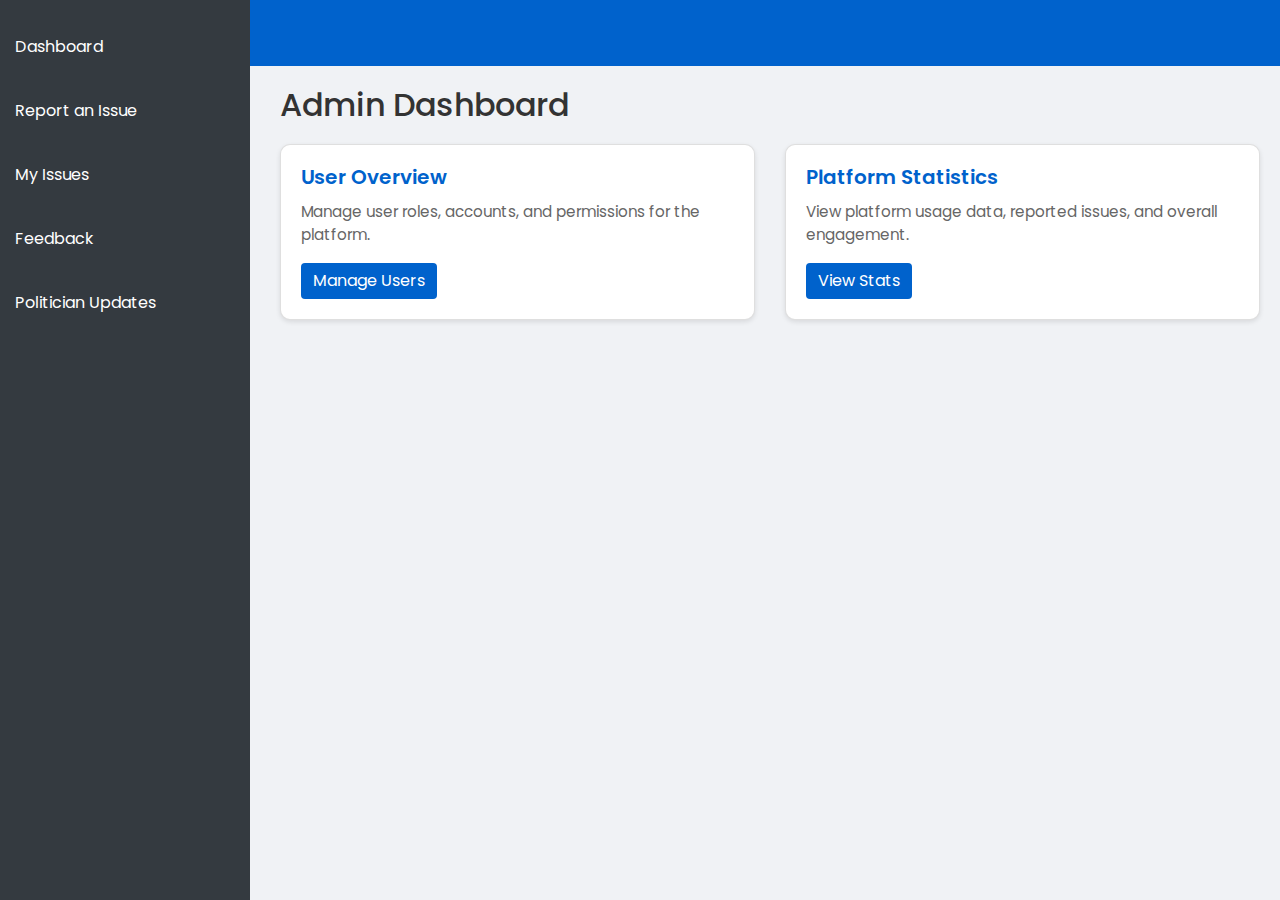
<file: admin-dashboard.html>
<!DOCTYPE html>
<html lang="en">
<head>
    <meta charset="UTF-8">
    <meta name="viewport" content="width=device-width, initial-scale=1.0">
    <title>Admin Dashboard</title>
    <link rel="stylesheet" href="https://maxcdn.bootstrapcdn.com/bootstrap/4.5.2/css/bootstrap.min.css">
    <link rel="stylesheet" href="style.css">
    <link href="https://fonts.googleapis.com/css2?family=Poppins:wght@400;600&display=swap" rel="stylesheet">
</head>
<body>

<!-- Navbar -->
<nav class="navbar navbar-expand-lg">
    <a class="navbar-brand" href="#">CiVoice2Govt</a>
</nav>

<!-- Sidebar -->
    
<div class="sidebar">
    <a href="admin-dashboard.html" class="sidebar-link">Dashboard</a>
    <a href="report-issue.html" class="sidebar-link">Report an Issue</a>
    <a href="my-issues.html" class="sidebar-link">My Issues</a>
    <a href="feedback.html" class="sidebar-link">Feedback</a>
    <a href="citizen-politician-updates.html" class="sidebar-link">Politician Updates</a>
</div>


<!-- Main Content -->
<div class="main-content">
    <h1>Admin Dashboard</h1>
    <div class="row">
        <div class="col-md-6">
            <div class="card">
                <div class="card-body">
                    <h5 class="card-title">User Overview</h5>
                    <p class="card-text">Manage user roles, accounts, and permissions for the platform.</p>
                    <a href="#" class="btn btn-primary">Manage Users</a>
                </div>
            </div>
        </div>
        <div class="col-md-6">
            <div class="card">
                <div class="card-body">
                    <h5 class="card-title">Platform Statistics</h5>
                    <p class="card-text">View platform usage data, reported issues, and overall engagement.</p>
                    <a href="#" class="btn btn-primary">View Stats</a>
                </div>
            </div>
        </div>
    </div>
</div>

</body>
</html>
</file>
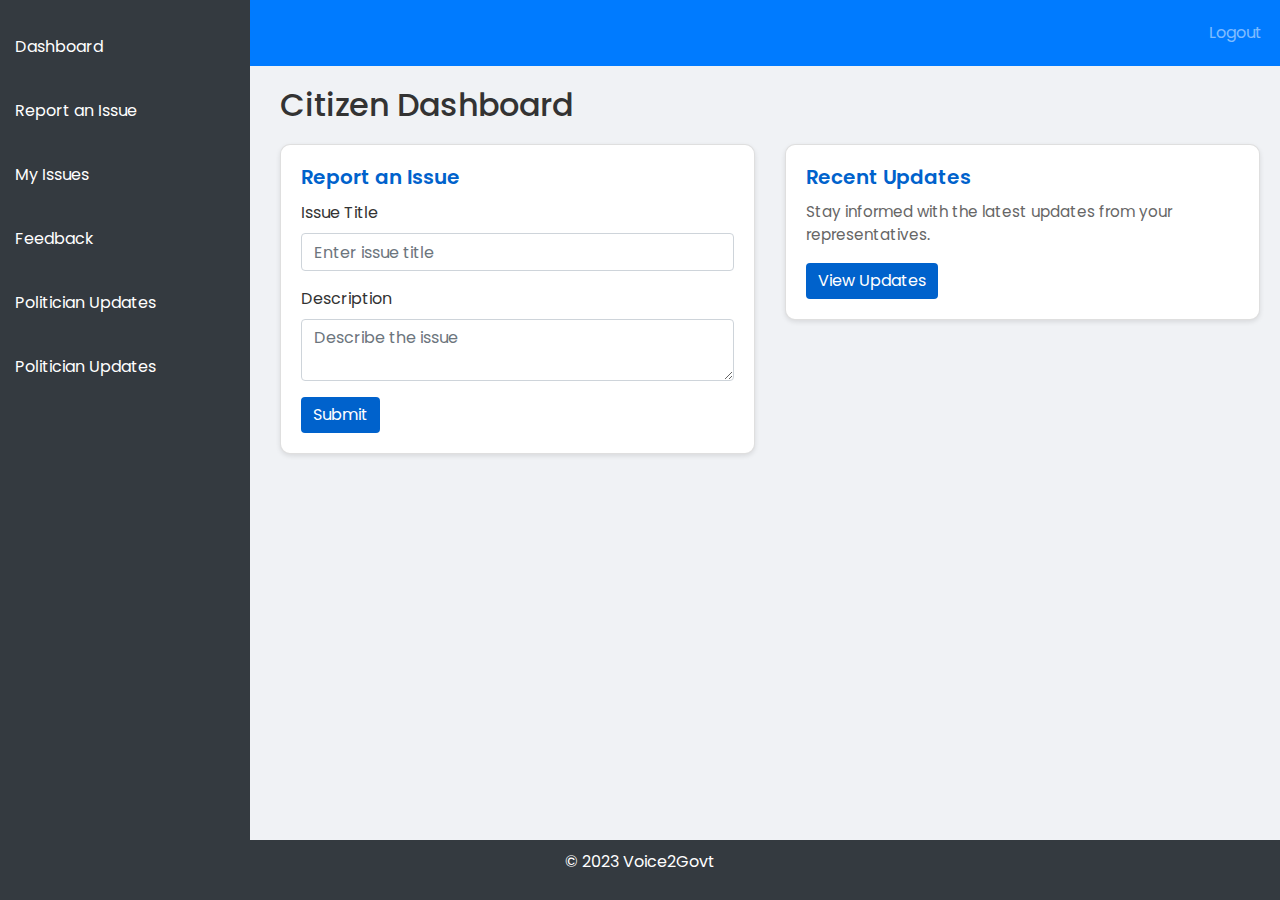
<file: citizen-dashboard.html>
<!DOCTYPE html>
<html lang="en">
<head>
    <meta charset="UTF-8">
    <meta name="viewport" content="width=device-width, initial-scale=1.0">
    <title>Citizen Dashboard</title>
    <link rel="stylesheet" href="https://maxcdn.bootstrapcdn.com/bootstrap/4.5.2/css/bootstrap.min.css">
    <link rel="stylesheet" href="style.css">
    <link href="https://fonts.googleapis.com/css2?family=Poppins:wght@400;600&display=swap" rel="stylesheet">
</head>
<body>

<!-- Navbar -->
<nav class="navbar navbar-expand-lg navbar-dark bg-primary">
    <a class="navbar-brand" href="#">Voice2Govt</a>
    <ul class="navbar-nav ml-auto">
        <li class="nav-item"><a class="nav-link" href="citizen-login.html">Logout</a></li>
    </ul>
</nav>

<!-- Sidebar -->
<div class="sidebar">
    <a href="citizen-dashboard.html">Dashboard</a>
    <a href="citizen-report-issue.html">Report an Issue</a>
    <a href="citizen-my-issues.html">My Issues</a>
    <a href="citizen-feedback.html">Feedback</a>
    <a href="citizen-politician-updates.html">Politician Updates</a>
    <a href="citizen-caution-alerts.html">Politician Updates</a>
</div>


<!-- Main Content -->
<div class="main-content">
    <h1>Citizen Dashboard</h1>
    <div class="row">
        <div class="col-md-6">
            <div class="card">
                <div class="card-body">
                    <h5 class="card-title">Report an Issue</h5>
                    <form>
                        <div class="form-group">
                            <label for="issueTitle">Issue Title</label>
                            <input type="text" class="form-control" id="issueTitle" placeholder="Enter issue title">
                        </div>
                        <div class="form-group">
                            <label for="issueDesc">Description</label>
                            <textarea class="form-control" id="issueDesc" placeholder="Describe the issue"></textarea>
                        </div>
                        <button type="submit" class="btn btn-primary">Submit</button>
                    </form>
                </div>
            </div>
        </div>
        <div class="col-md-6">
            <div class="card">
                <div class="card-body">
                    <h5 class="card-title">Recent Updates</h5>
                    <p class="card-text">Stay informed with the latest updates from your representatives.</p>
                    <a href="#" class="btn btn-primary">View Updates</a>
                </div>
            </div>
        </div>
    </div>
</div>
<footer class="footer">
    <p>&copy; 2023 Voice2Govt</p>
</footer>
</body>
</html>
</file>
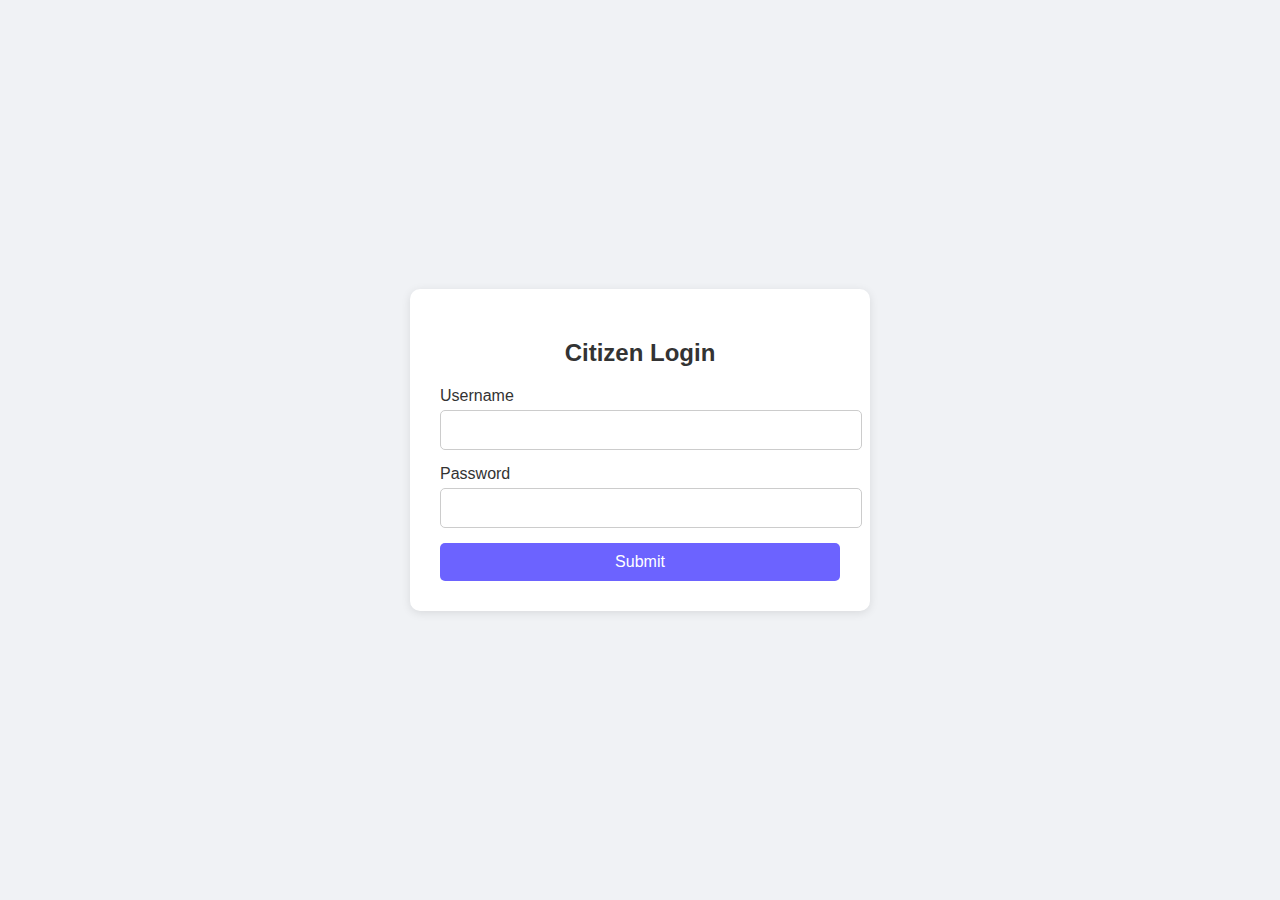
<file: citizen-login.html>
<!DOCTYPE html>
<html lang="en">
<head>
    <meta charset="UTF-8">
    <meta name="viewport" content="width=device-width, initial-scale=1.0">
    <title>Citizen Login</title>
    <link rel="stylesheet" href="login.css">
</head>
<body>

    <div class="login-container">
        <h2>Citizen Login</h2>
        <form action="citizen-dashboard.html" method="post">
            <label for="username">Username</label>
            <input type="text" id="username" name="username" required>

            <label for="password">Password</label>
            <input type="password" id="password" name="password" required>

            <button type="submit">Submit</button>
        </form>
    </div>

</body>
</html>
</file>
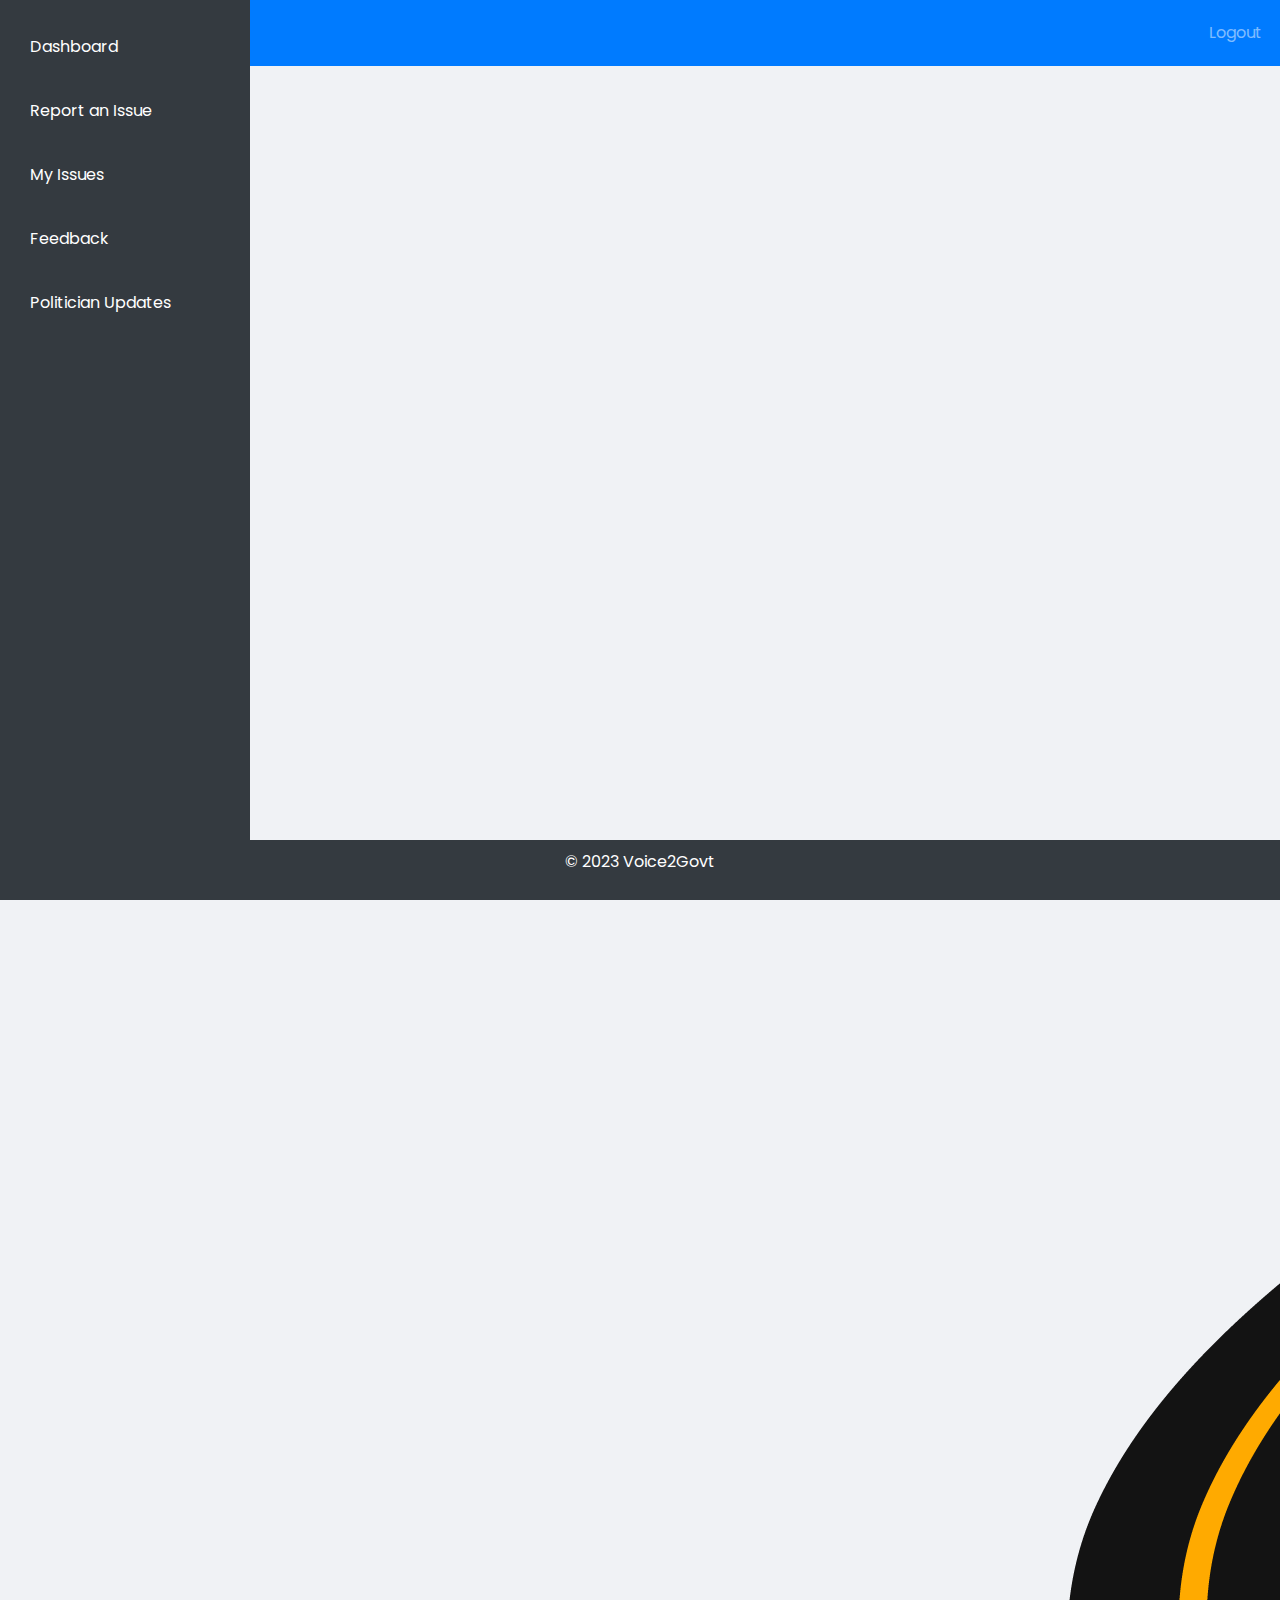
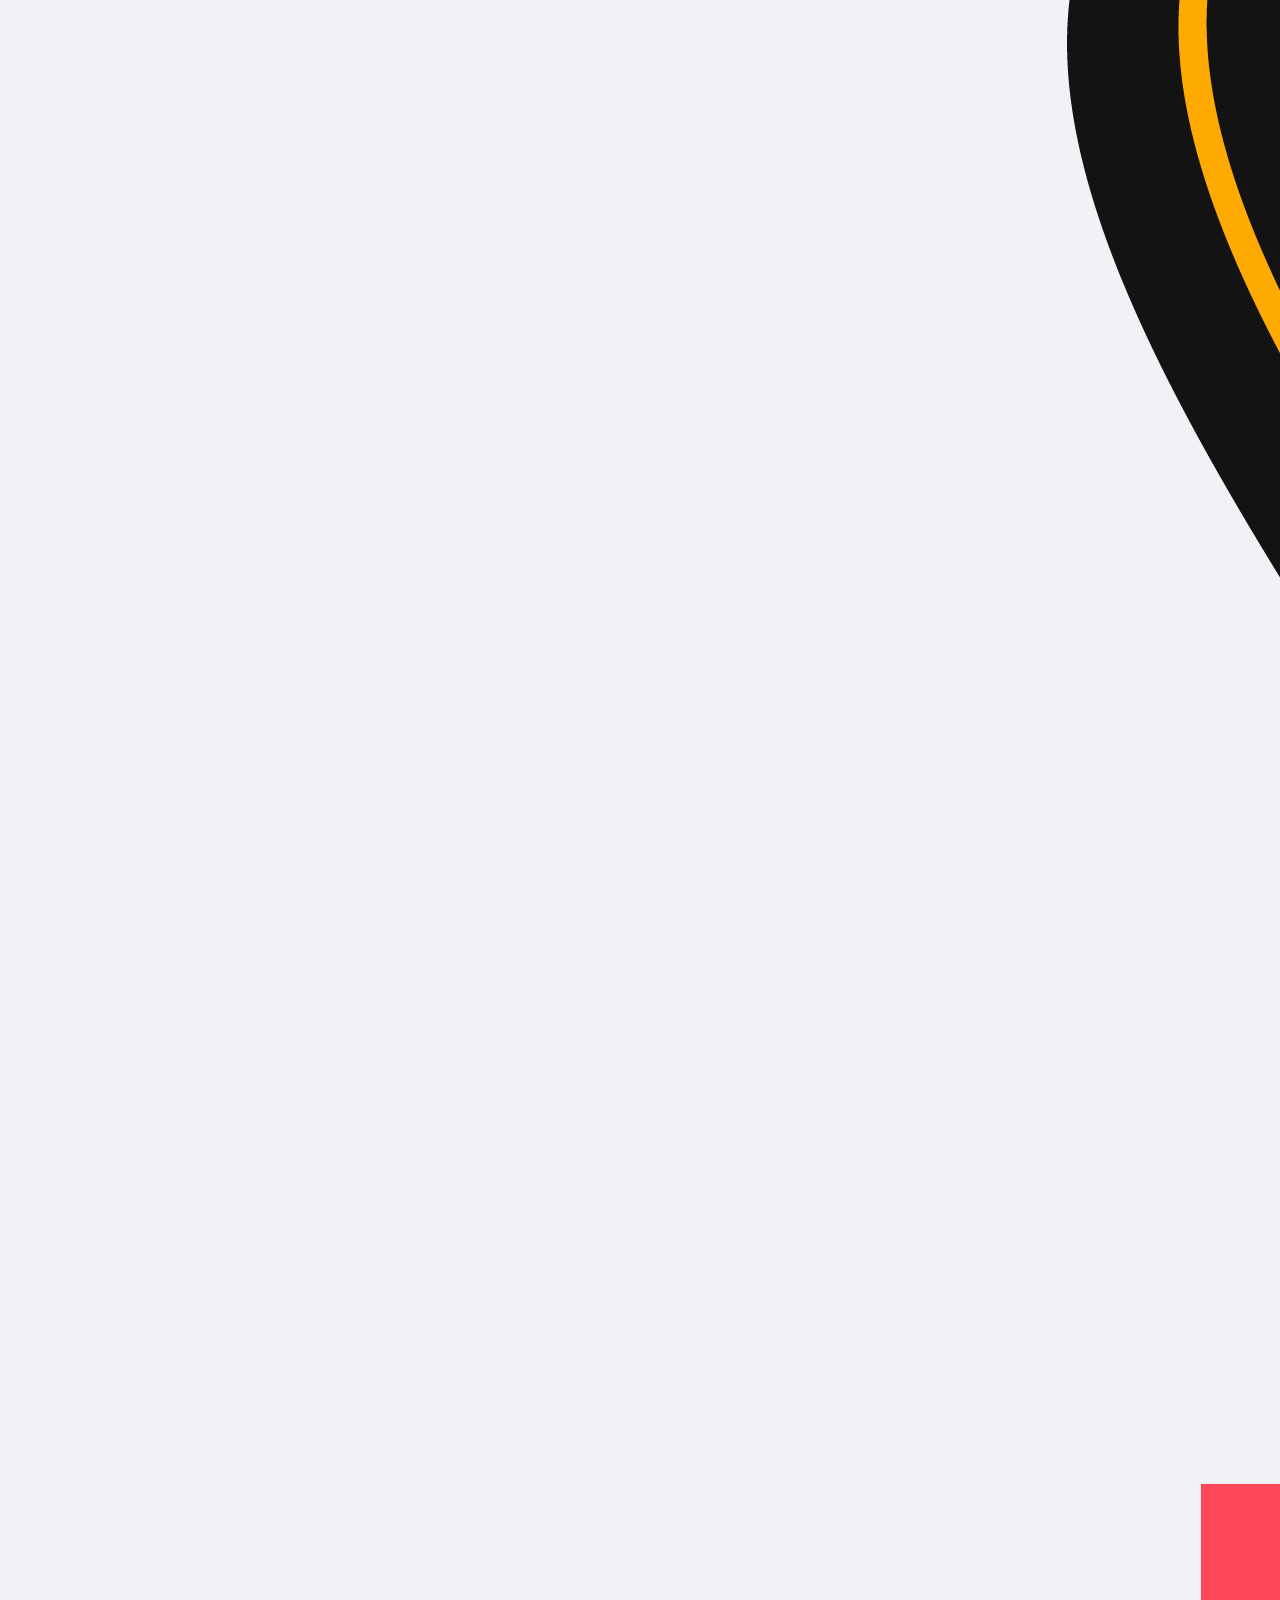
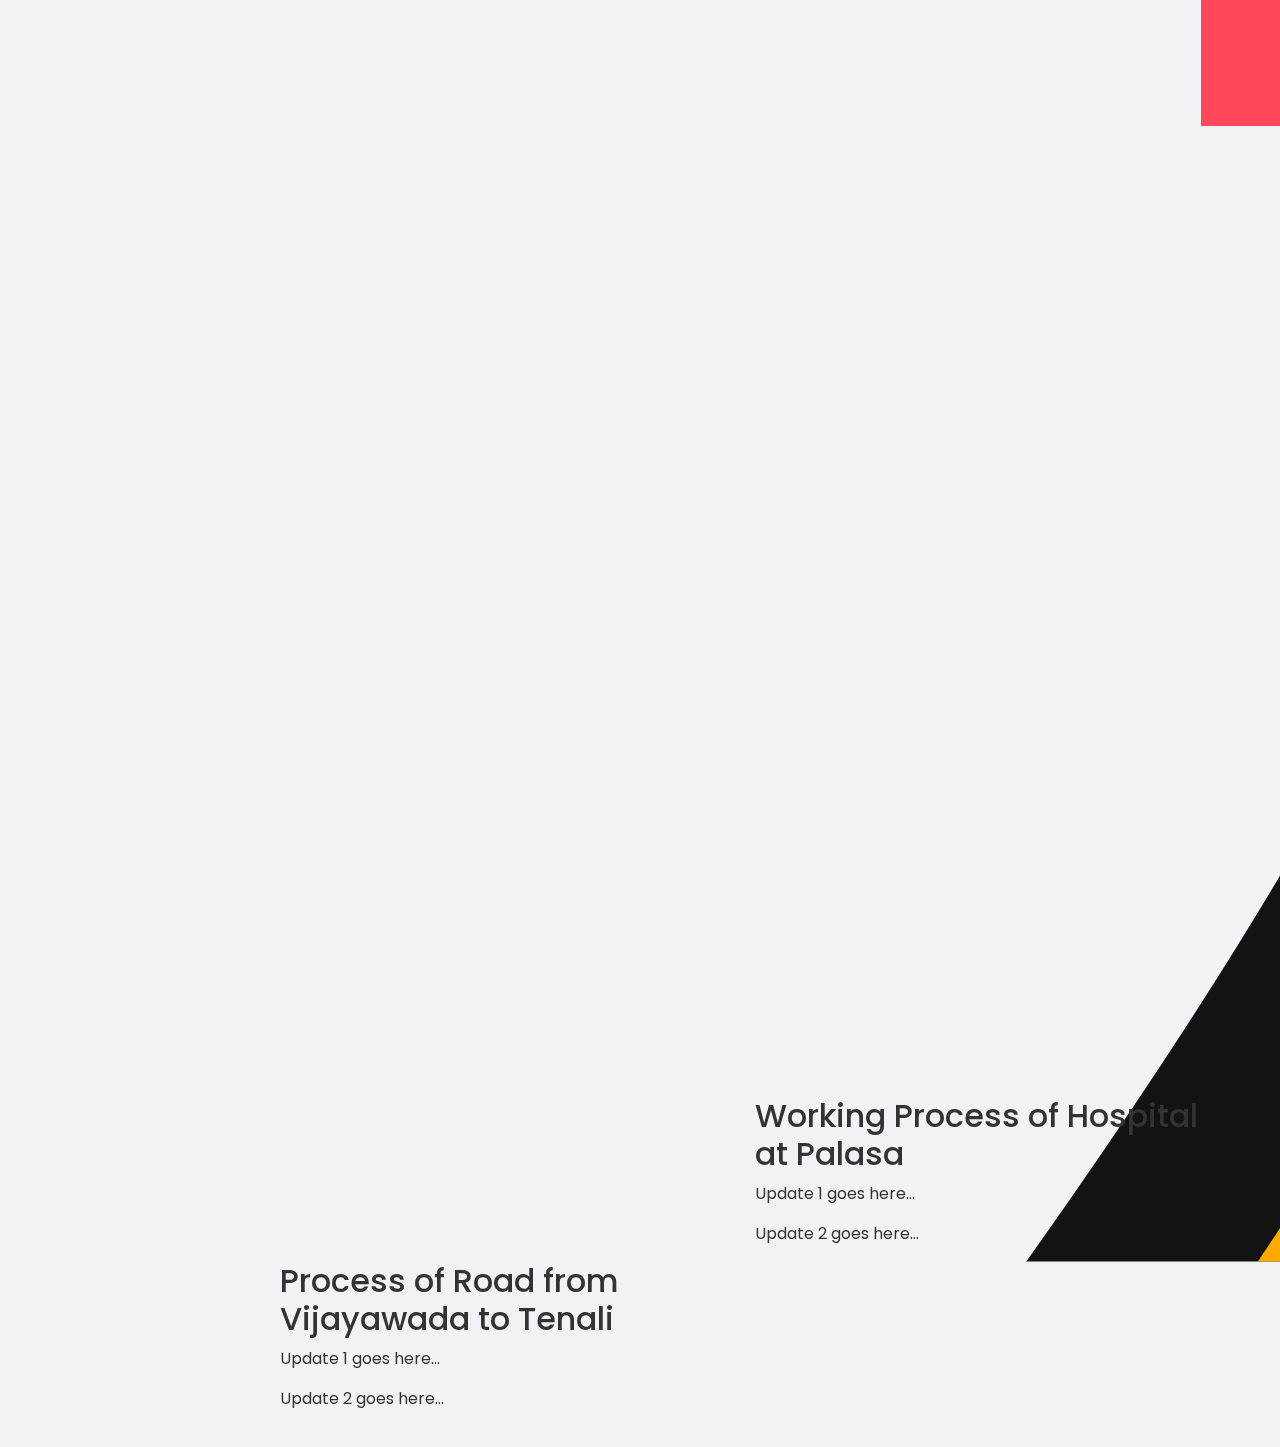
<file: citizen-politician-updates.html>
<!DOCTYPE html>
<html>
<head>
    <title>Voice2Govt</title>
    <link rel="stylesheet" href="https://stackpath.bootstrapcdn.com/bootstrap/4.5.2/css/bootstrap.min.css"> 
    <link href="https://fonts.googleapis.com/css2?family=Poppins:wght@400;600&display=swap" rel="stylesheet">
    <link rel="stylesheet" href="style.css"> </head>
<body>

    <nav class="navbar navbar-expand-lg navbar-dark bg-primary">
        <a class="navbar-brand" href="#">Voice2Govt</a>
        <ul class="navbar-nav ml-auto">
            <li class="nav-item"><a class="nav-link" href="citizen-login.html">Logout</a></li>
        </ul>
    </nav>

    <div class="container-fluid">
        <div class="row">
            <div class="col-md-3 sidebar">
                <a href="admin-dashboard.html" class="sidebar-link">Dashboard</a>
                <a href="report-issue.html" class="sidebar-link">Report an Issue</a>
                <a href="my-issues.html" class="sidebar-link">My Issues</a>
                <a href="feedback.html" class="sidebar-link">Feedback</a>
                <a href="citizen-politician-updates.html" class="sidebar-link">Politician Updates</a>
            </div>

            <main class="col-md-9 main-content">
                <div class="row">
                    <div class="col-md-6">
                        <div class="issue-card">
                            <img src="roadicon.png" alt="Road Icon"> 
                            <h2>Process of Road from Vijayawada to Tenali</h2>
                            <p>Update 1 goes here...</p>
                            <p>Update 2 goes here...</p> 
                        </div>
                    </div>
                    <div class="col-md-6">
                        <div class="issue-card">
                            <img src="hospital.png" alt="Hospital Icon">
                            <h2>Working Process of Hospital at Palasa</h2>
                            <p>Update 1 goes here...</p>
                            <p>Update 2 goes here...</p> 
                        </div>
                    </div>
                </div>
            </main>
        </div>
    </div>

    <footer class="footer">
        <p>&copy; 2023 Voice2Govt</p>
    </footer>

</body>
</html>
</file>
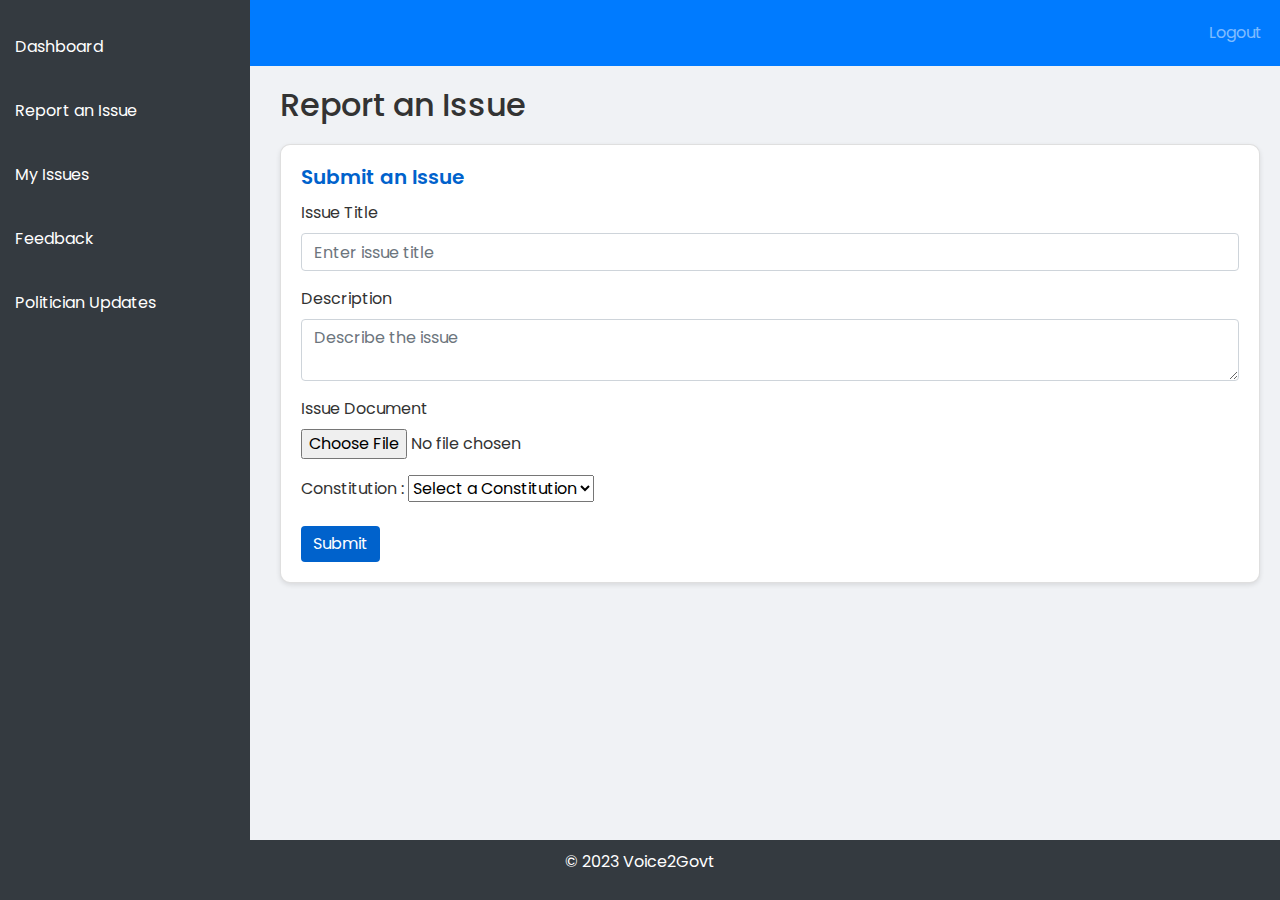
<file: citizen-report-issue.html>
<!DOCTYPE html>
<html lang="en">
<head>
    <meta charset="UTF-8">
    <meta name="viewport" content="width=device-width, initial-scale=1.0">
    <title>Report an Issue</title>
    <link rel="stylesheet" href="https://maxcdn.bootstrapcdn.com/bootstrap/4.5.2/css/bootstrap.min.css">
    <link rel="stylesheet" href="style.css">
    <link href="https://fonts.googleapis.com/css2?family=Poppins:wght@400;600&display=swap" rel="stylesheet">
</head>
<body>

<!-- Navbar -->
<!-- <nav class="navbar navbar-expand-lg">
    <a class="navbar-brand" href="index.html">CitVoice2Govt</a>
</nav> -->
<nav class="navbar navbar-expand-lg navbar-dark bg-primary">
    <a class="navbar-brand" href="#">Voice2Govt</a>
    <ul class="navbar-nav ml-auto">
        <li class="nav-item"><a class="nav-link" href="citizen-login.html">Logout</a></li>
    </ul>
</nav>

<!-- Sidebar -->
<div class="sidebar">
    <a href="admin-dashboard.html" class="sidebar-link">Dashboard</a>
    <a href="report-issue.html" class="sidebar-link">Report an Issue</a>
    <a href="my-issues.html" class="sidebar-link">My Issues</a>
    <a href="feedback.html" class="sidebar-link">Feedback</a>
    <a href="citizen-politician-updates.html" class="sidebar-link">Politician Updates</a>
</div>

<!-- Main Content -->
<div class="main-content">
    <h1>Report an Issue</h1>
    <div class="card">
        <div class="card-body">
            <h5 class="card-title">Submit an Issue</h5>
            <form>
                <div class="form-group">
                    <label for="issueTitle">Issue Title</label>
                    <input type="text" class="form-control" id="issueTitle" placeholder="Enter issue title">
                </div>
                <div class="form-group">
                    <label for="issueDesc">Description</label>
                    <textarea class="form-control" id="issueDesc" placeholder="Describe the issue"></textarea>
                </div>
                <div class="form-group">
                    <label for="issueDocument">Issue Document</label><br>
                    <!-- <textarea class="form-control" id="issueDesc" ></textarea>  -->
                    <input type="file" name="issueDocument" id="issueDocument" >
                </div>
                <div class="form-group">
                    <label for="Constitution">Constitution :
                        <select name="" id="">
                            <option value="">Select a Constitution</option>
                            <option value="vijayawada">Vijayawada</option>
                            <option value="mangalagiri">Mangalagiri</option>
                            <option value="Vishakapatnam">Vishakapatnam</option>
                            <option value="palasa">Palasa</option>
                            <option value="itchapuram">Itchapuram</option>
                        </select>
                    </label>
                </div>
                <button type="submit" class="btn btn-primary">Submit</button>
            </form>
        </div>
    </div>
</div>
<footer class="footer">
    <p>&copy; 2023 Voice2Govt</p>
</footer>

</body>
</html>
</file>
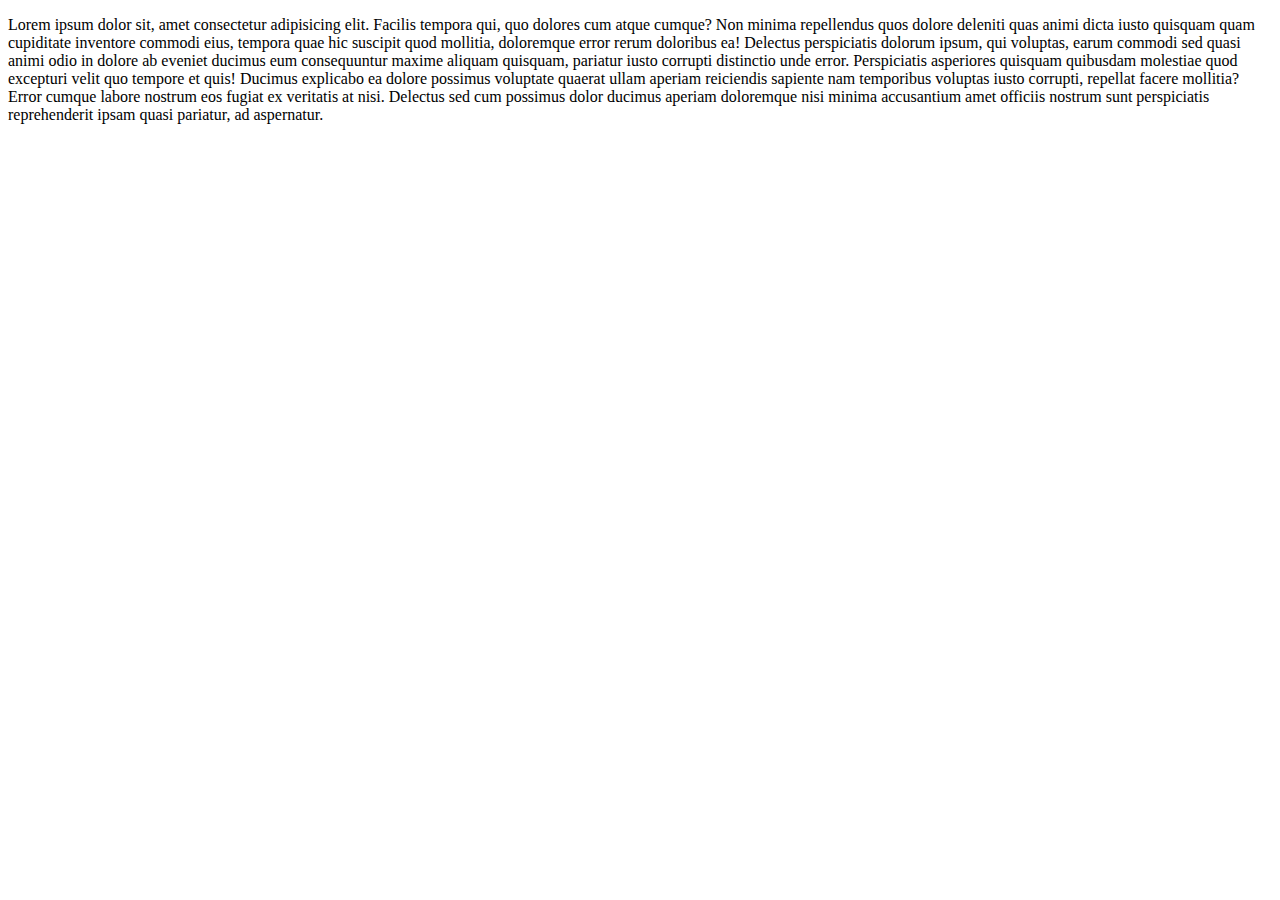
<file: main.html>
<!DOCTYPE html>
<html lang="en">
<head>
    <meta charset="UTF-8">
    <meta name="viewport" content="width=device-width, initial-scale=1.0">
    <title>Document</title>
</head>
<body>
    <p>Lorem ipsum dolor sit, amet consectetur adipisicing elit. Facilis tempora qui, quo dolores cum atque cumque? Non minima repellendus quos dolore deleniti quas animi dicta iusto quisquam quam cupiditate inventore commodi eius, tempora quae hic suscipit quod mollitia, doloremque error rerum doloribus ea! Delectus perspiciatis dolorum ipsum, qui voluptas, earum commodi sed quasi animi odio in dolore ab eveniet ducimus eum consequuntur maxime aliquam quisquam, pariatur iusto corrupti distinctio unde error. Perspiciatis asperiores quisquam quibusdam molestiae quod excepturi velit quo tempore et quis! Ducimus explicabo ea dolore possimus voluptate quaerat ullam aperiam reiciendis sapiente nam temporibus voluptas iusto corrupti, repellat facere mollitia? Error cumque labore nostrum eos fugiat ex veritatis at nisi. Delectus sed cum possimus dolor ducimus aperiam doloremque nisi minima accusantium amet officiis nostrum sunt perspiciatis reprehenderit ipsam quasi pariatur, ad aspernatur.</p>
</body>
</html>
</file>
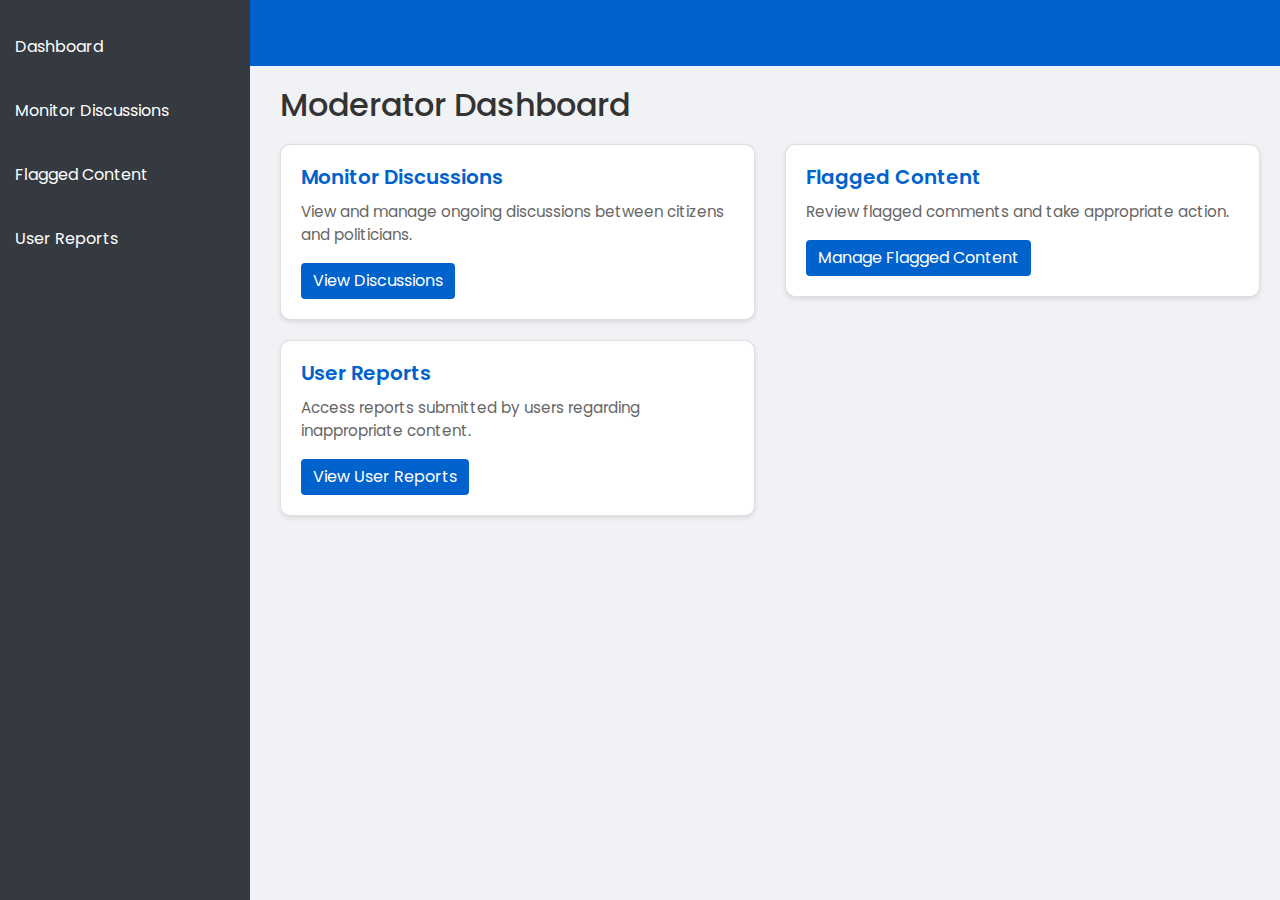
<file: moderator-dashboard.html>
<!DOCTYPE html>
<html lang="en">
<head>
    <meta charset="UTF-8">
    <meta name="viewport" content="width=device-width, initial-scale=1.0">
    <title>Moderator Dashboard</title>
    <link rel="stylesheet" href="https://maxcdn.bootstrapcdn.com/bootstrap/4.5.2/css/bootstrap.min.css">
    <link rel="stylesheet" href="style.css">
    <link href="https://fonts.googleapis.com/css2?family=Poppins:wght@400;600&display=swap" rel="stylesheet">
</head>
<body>

<!-- Navbar -->
<nav class="navbar navbar-expand-lg">
    <a class="navbar-brand" href="#">CitiVoice2Govt</a>
</nav>

<!-- Sidebar -->
<div class="sidebar">
    <a href="#">Dashboard</a>
    <a href="#">Monitor Discussions</a>
    <a href="#">Flagged Content</a>
    <a href="#">User Reports</a>
</div>

<!-- Main Content -->
<div class="main-content">
    <h1>Moderator Dashboard</h1>
    <div class="row">
        <div class="col-md-6">
            <div class="card">
                <div class="card-body">
                    <h5 class="card-title">Monitor Discussions</h5>
                    <p class="card-text">View and manage ongoing discussions between citizens and politicians.</p>
                    <a href="#" class="btn btn-primary">View Discussions</a>
                </div>
            </div>
        </div>
        <div class="col-md-6">
            <div class="card">
                <div class="card-body">
                    <h5 class="card-title">Flagged Content</h5>
                    <p class="card-text">Review flagged comments and take appropriate action.</p>
                    <a href="#" class="btn btn-primary">Manage Flagged Content</a>
                </div>
            </div>
        </div>
    </div>
    
    <div class="row">
        <div class="col-md-6">
            <div class="card">
                <div class="card-body">
                    <h5 class="card-title">User Reports</h5>
                    <p class="card-text">Access reports submitted by users regarding inappropriate content.</p>
                    <a href="#" class="btn btn-primary">View User Reports</a>
                </div>
            </div>
        </div>
    </div>
</div>

</body>
</html>
</file>
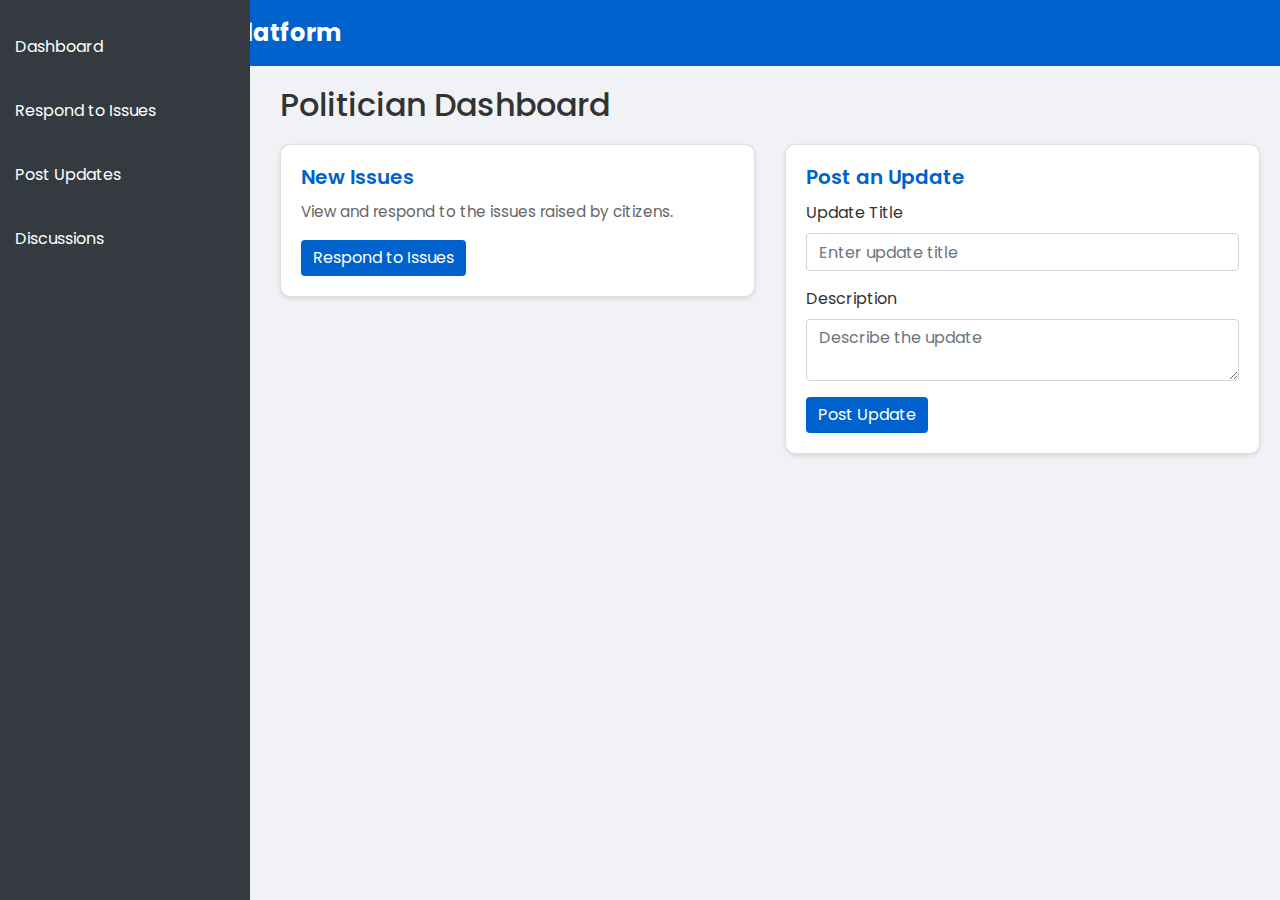
<file: politician-dashboard.html>
<!DOCTYPE html>
<html lang="en">
<head>
    <meta charset="UTF-8">
    <meta name="viewport" content="width=device-width, initial-scale=1.0">
    <title>Politician Dashboard</title>
    <link rel="stylesheet" href="https://maxcdn.bootstrapcdn.com/bootstrap/4.5.2/css/bootstrap.min.css">
    <link rel="stylesheet" href="style.css">
    <link href="https://fonts.googleapis.com/css2?family=Poppins:wght@400;600&display=swap" rel="stylesheet">
</head>
<body>

<!-- Navbar -->
 
<nav class="navbar navbar-expand-lg">
    <a class="navbar-brand" href="#">Citizen-Politician Platform</a>
</nav>

<!-- Sidebar -->
<div class="sidebar">
    <a href="#">Dashboard</a>
    <a href="#">Respond to Issues</a>
    <a href="#">Post Updates</a>
    <a href="#">Discussions</a>
</div>

<!-- Main Content -->
<div class="main-content">
    <h1>Politician Dashboard</h1>
    <div class="row">
        <div class="col-md-6">
            <div class="card">
                <div class="card-body">
                    <h5 class="card-title">New Issues</h5>
                    <p class="card-text">View and respond to the issues raised by citizens.</p>
                    <a href="#" class="btn btn-primary">Respond to Issues</a>
                </div>
            </div>
        </div>
        <div class="col-md-6">
            <div class="card">
                <div class="card-body">
                    <h5 class="card-title">Post an Update</h5>
                    <form>
                        <div class="form-group">
                            <label for="updateTitle">Update Title</label>
                            <input type="text" class="form-control" id="updateTitle" placeholder="Enter update title">
                        </div>
                        <div class="form-group">
                            <label for="updateDesc">Description</label>
                            <textarea class="form-control" id="updateDesc" placeholder="Describe the update"></textarea>
                        </div>
                        <button type="submit" class="btn btn-primary">Post Update</button>
                    </form>
                </div>
            </div>
        </div>
    </div>
</div>

</body>
</html>
</file>
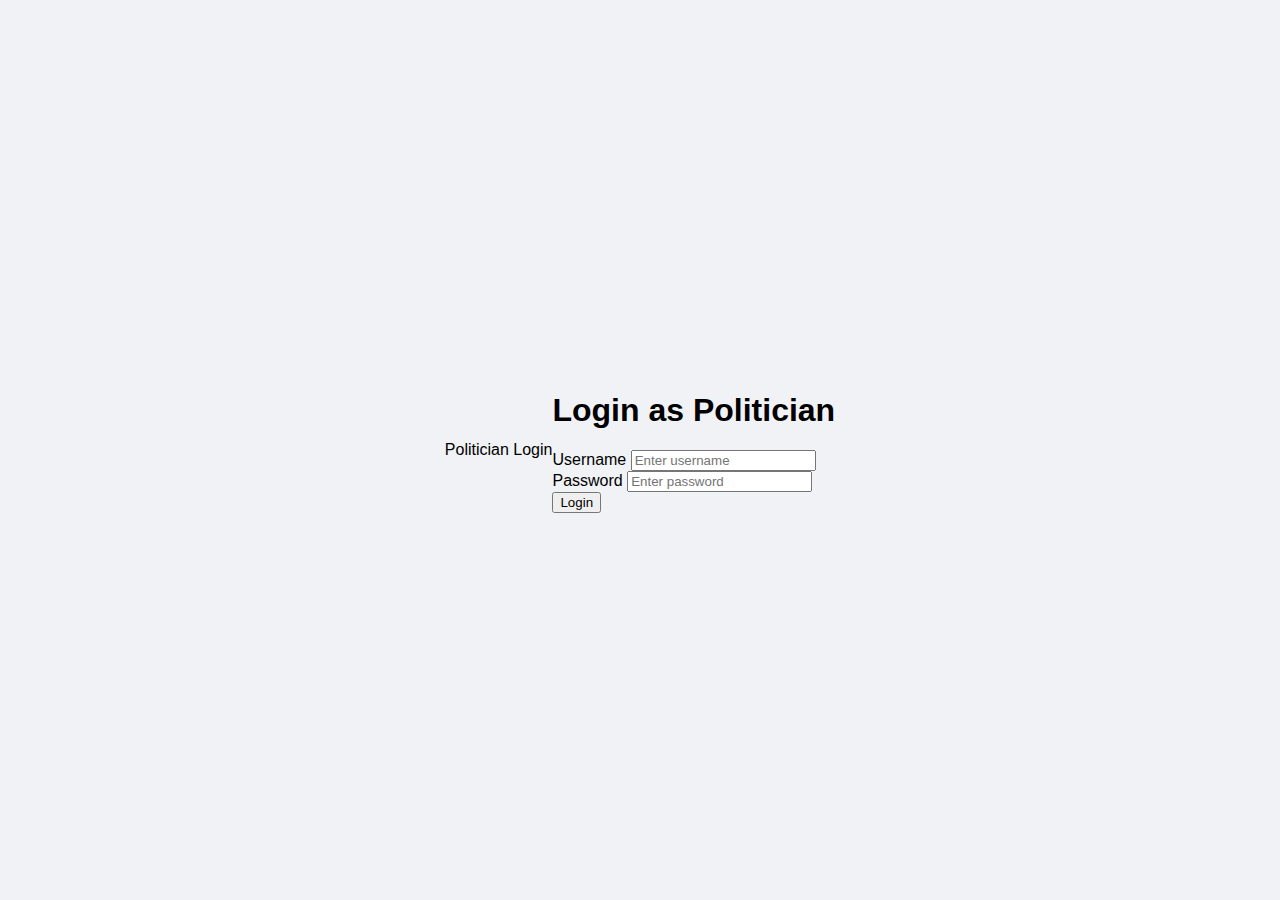
<file: politician-login.html>
<!DOCTYPE html>
<html lang="en">
<head>
    <meta charset="UTF-8">
    <meta name="viewport" content="width=device-width, initial-scale=1.0">
    <title>Politician Login</title>
    <link rel="stylesheet" href="login.css">
</head>
<body>
    <nav class="navbar">
        <div class="navbar-brand">Politician Login</div>
    </nav>

    <div class="main-content">
        <h1>Login as Politician</h1>
        <form id="politicianLoginForm">
            <div class="form-group">
                <label for="username">Username</label>
                <input type="text" id="politicianUsername" class="form-control" placeholder="Enter username" required>
            </div>
            <div class="form-group">
                <label for="password">Password</label>
                <input type="password" id="politicianPassword" class="form-control" placeholder="Enter password" required>
            </div>
            <button type="submit" class="btn btn-primary">Login</button>
            <p id="politicianErrorMessage"></p>
        </form>
    </div>

    <script src="script.js"></script>
</body>
</html>
</file>
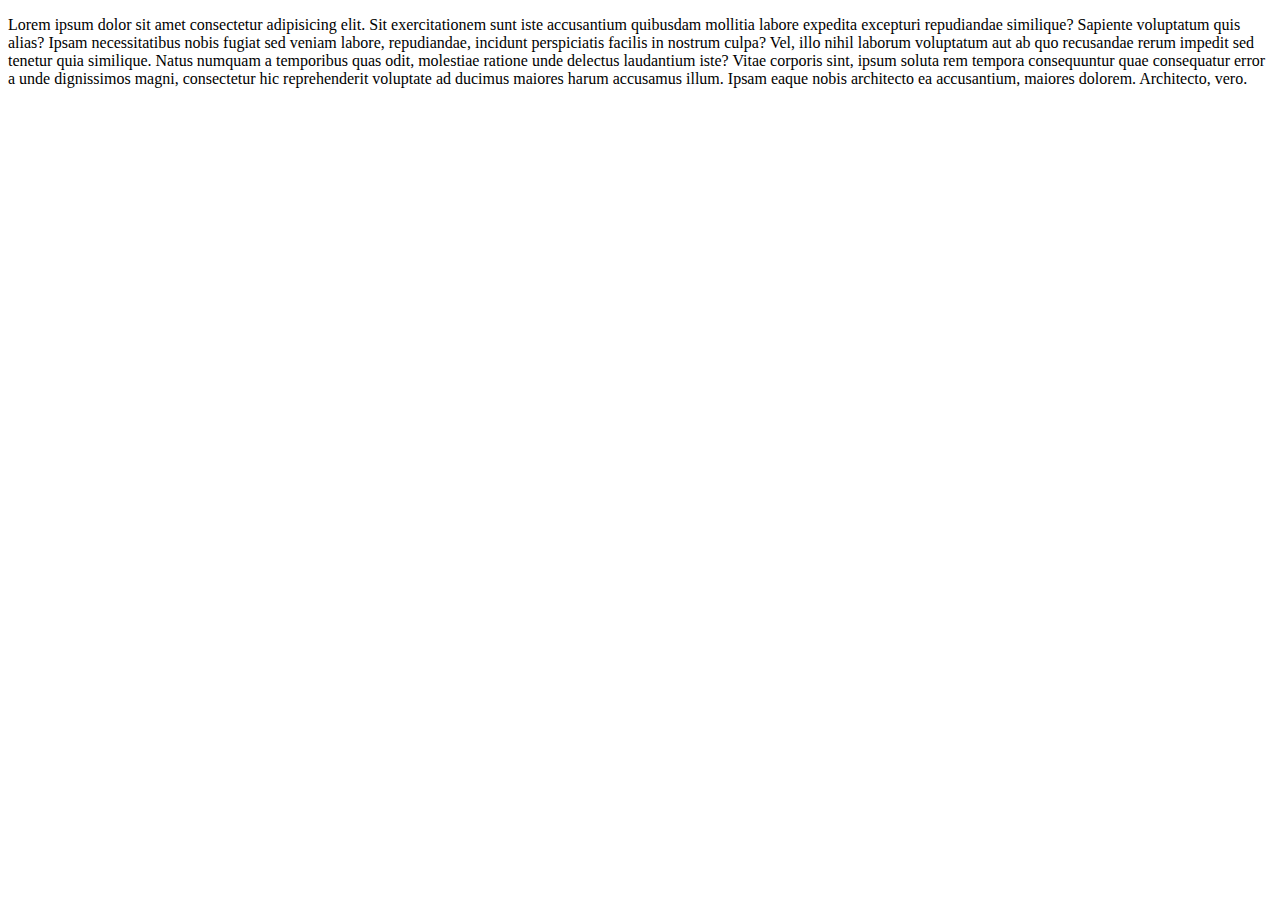
<file: welcome.html>
<!DOCTYPE html>
<html lang="en">
<head>
    <meta charset="UTF-8">
    <meta name="viewport" content="width=padding, initial-scale=1.0">
    <title>Document</title>
</head>
<body>
    <p>Lorem ipsum dolor sit amet consectetur adipisicing elit. Sit exercitationem sunt iste accusantium quibusdam mollitia labore expedita excepturi repudiandae similique? Sapiente voluptatum quis alias? Ipsam necessitatibus nobis fugiat sed veniam labore, repudiandae, incidunt perspiciatis facilis in nostrum culpa? Vel, illo nihil laborum voluptatum aut ab quo recusandae rerum impedit sed tenetur quia similique. Natus numquam a temporibus quas odit, molestiae ratione unde delectus laudantium iste? Vitae corporis sint, ipsum soluta rem tempora consequuntur quae consequatur error a unde dignissimos magni, consectetur hic reprehenderit voluptate ad ducimus maiores harum accusamus illum. Ipsam eaque nobis architecto ea accusantium, maiores dolorem. Architecto, vero.</p>
</body>
</html>
</file>
<file: style.css>
/* General styles */
body {
    font-family: 'Poppins', sans-serif;
    background-color: #f0f2f5;
    color: #333;
    margin: 0;
    padding: 0;
}

/* Navbar */
.navbar {
    background-color: #0062cc;
    padding: 10px;
}

.navbar-brand {
    color: #fff;
    font-size: 1.5rem;
    font-weight: bold;
}

.navbar-brand:hover {
    color: #fff;
}

/* Sidebar */
.sidebar {
    
    height: 100vh;
    width: 250px;
    position: fixed;
    top: 0;
    left: 0;
    background-color: #343a40;
    padding-top: 20px;
    transition: all 0.3s;
}

.sidebar a {
    padding: 15px;
    font-size: 1rem;
    text-align: left;
    display: block;
    color: white;
    text-decoration: none;
    margin-bottom: 10px;
}

.sidebar a:hover,
.sidebar a.active {
    background-color: #0062cc;
    color: #fff;
    transition: background-color 0.2s;
}

/* Main Content */
.main-content {
    margin-left: 260px;
    padding: 20px;
}

h1 {
    font-size: 2rem;
    color: #333;
    margin-bottom: 20px;
}

.card {
    box-shadow: 0 2px 5px rgba(0, 0, 0, 0.1);
    border-radius: 10px;
    margin-bottom: 20px;
    transition: all 0.3s;
}

.card:hover {
    transform: translateY(-5px);
}

.card-title {
    font-size: 1.25rem;
    font-weight: 600;
    color: #0062cc;
}

.card-text {
    font-size: 0.95rem;
    color: #666;
}

/* Footer */
.footer {
    background-color: #343a40;
    color: white;
    text-align: center;
    padding: 10px;
    position: fixed;
    width: 100%;
    bottom: 0;
}

.btn-primary {
    background-color: #0062cc;
    border: none;
}

.btn-primary:hover {
    background-color: #004b99;
}
</file>
<file: login.css>
/* General body style */
body {
    font-family: 'Poppins', sans-serif;
    background-color: #f0f2f5;
    display: flex;
    justify-content: center;
    align-items: center;
    height: 100vh;
    margin: 0;
    padding: 0;
}

/* Login form container */
.login-container {
    background-color: #fff;
    border-radius: 10px;
    box-shadow: 0 2px 10px rgba(0, 0, 0, 0.1);
    padding: 30px;
    max-width: 400px;
    width: 100%;
}

/* Login form header */
.login-container h2 {
    text-align: center;
    margin-bottom: 20px;
    font-size: 1.5rem;
    color: #333;
}

/* Input field labels */
.login-container label {
    font-size: 1rem;
    color: #333;
    margin-bottom: 5px;
    display: block;
}

/* Input fields for username and password */
.login-container input[type="text"],
.login-container input[type="password"] {
    width: 100%;
    padding: 10px;
    margin-bottom: 15px;
    border-radius: 5px;
    border: 1px solid #ccc;
    font-size: 1rem;
}

/* Submit button */
.login-container button {
    width: 100%;
    padding: 10px;
    border-radius: 5px;
    border: none;
    background-color: #6c63ff;
    color: #fff;
    font-size: 1rem;
    cursor: pointer;
}

/* Submit button hover effect */
.login-container button:hover {
    background-color: #564fd1;
}
</file>
